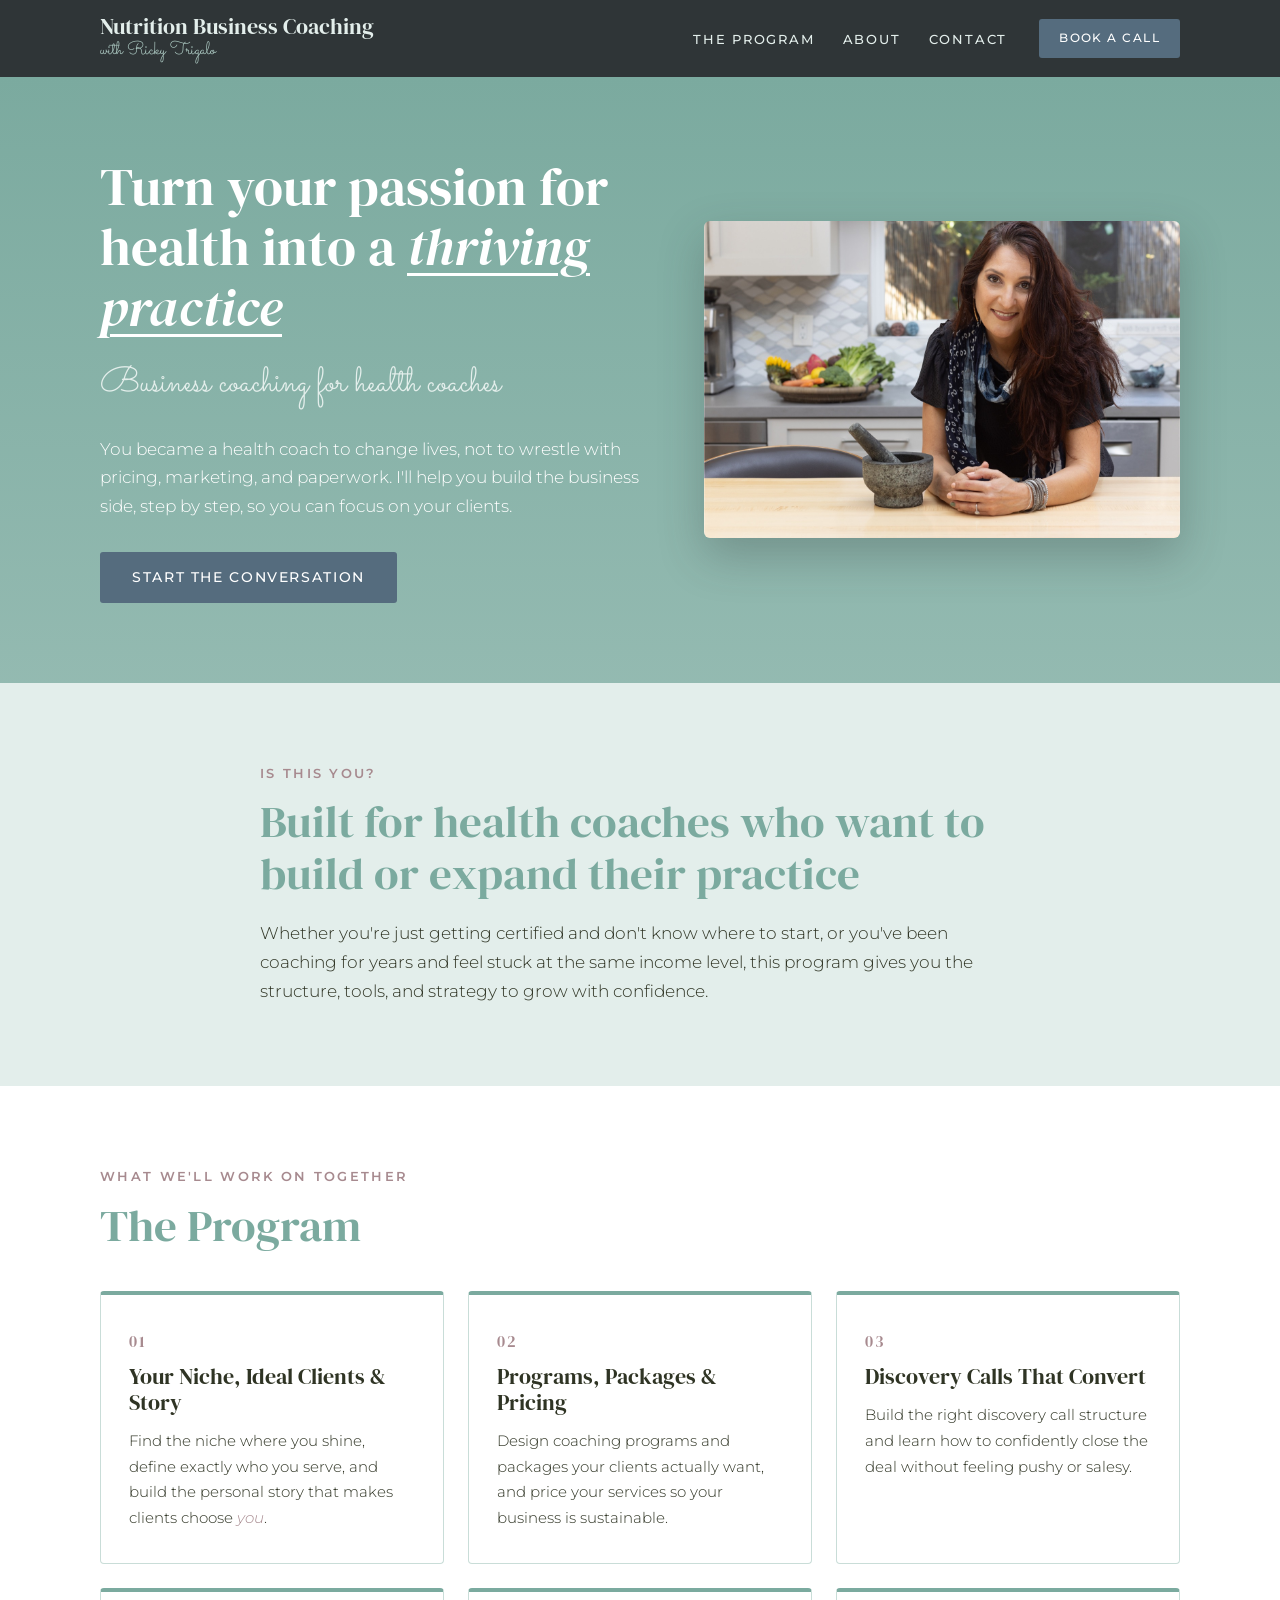
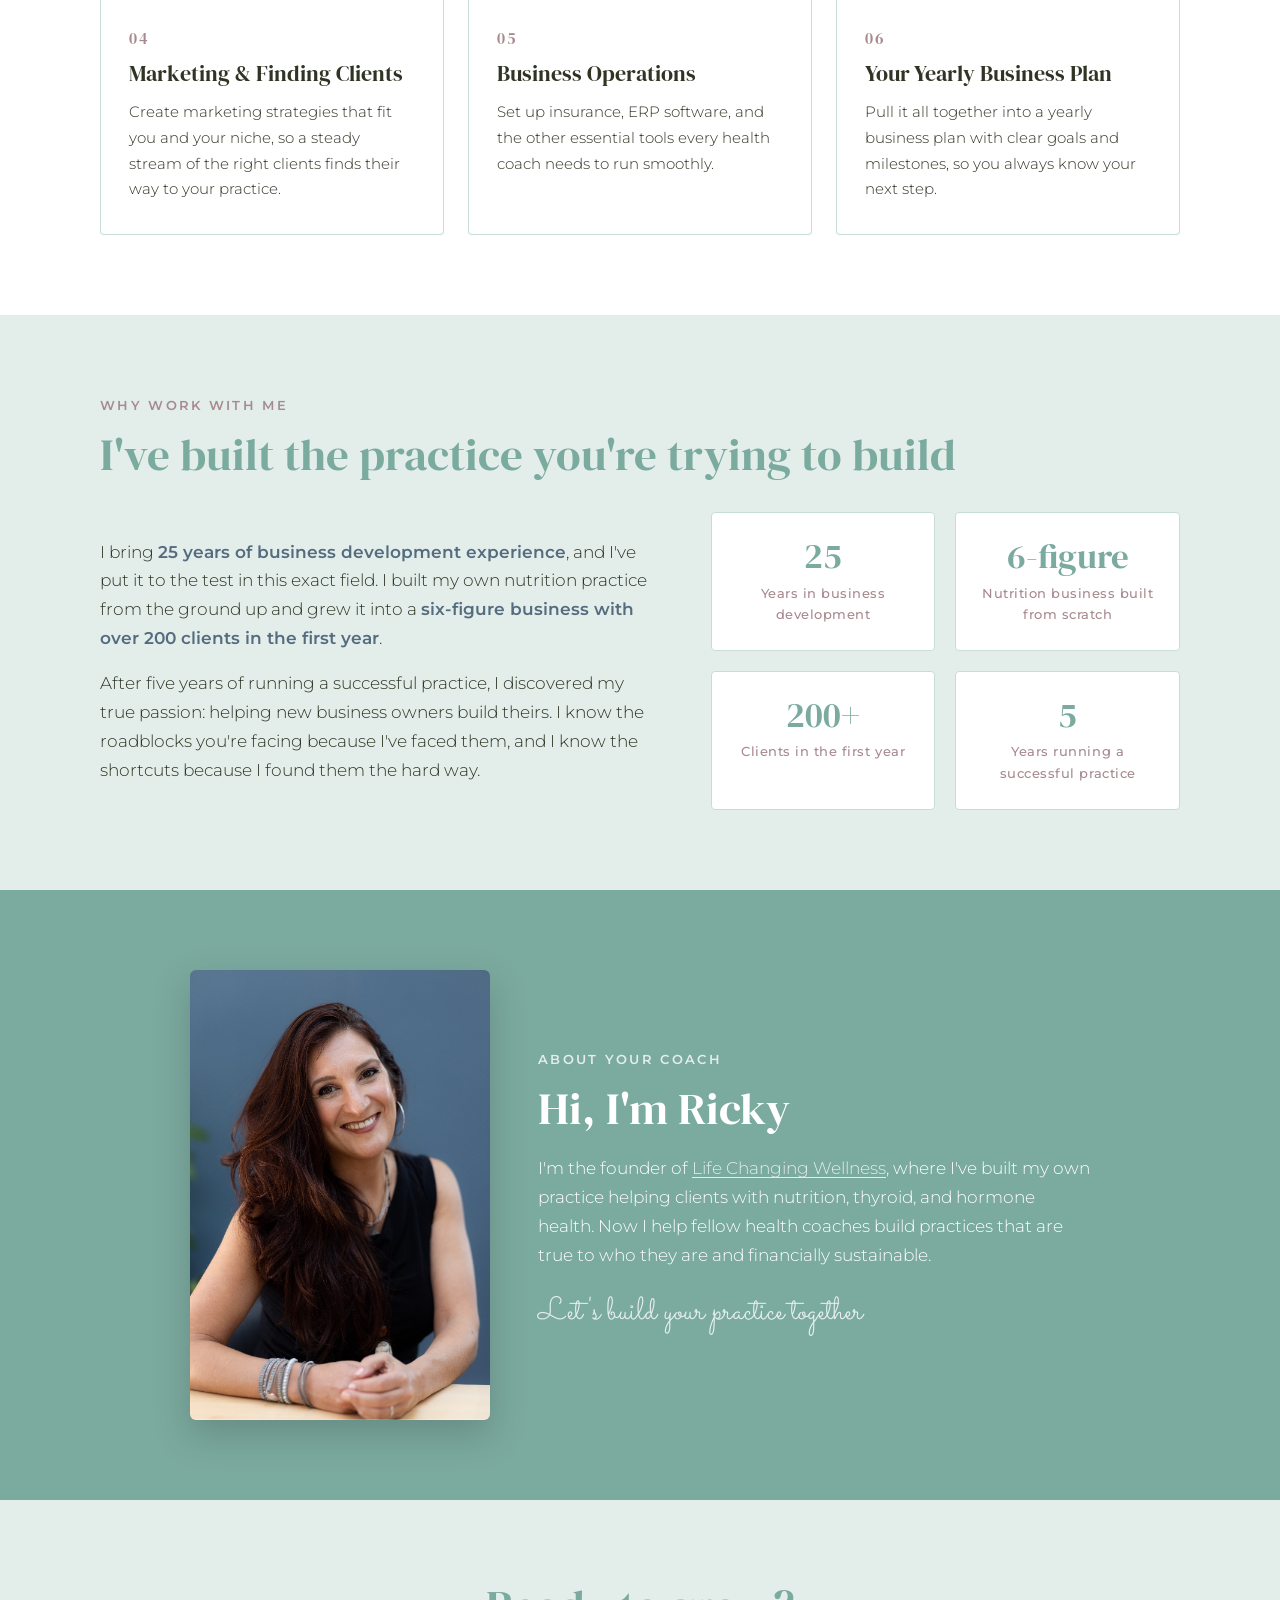
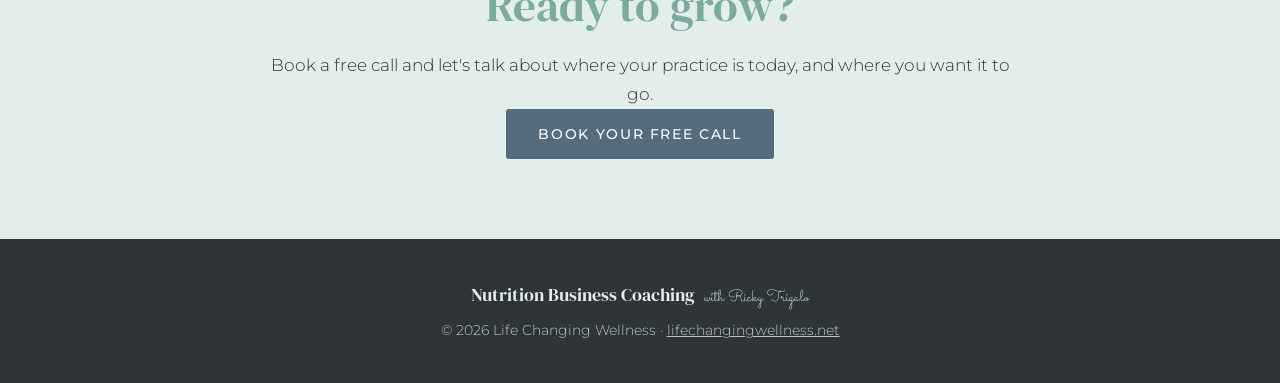
<file: landing-page.html>
<!DOCTYPE html>
<html lang="en">
<head>
  <meta charset="UTF-8">
  <meta name="viewport" content="width=device-width, initial-scale=1.0">
  <meta name="description" content="Build a thriving health coaching practice with business coaching from Ricky Trigalo, founder of a six-figure nutrition practice. Book a free call.">
  <title>Business Coaching for Health Coaches | Ricky Trigalo</title>
  <meta property="og:type" content="website">
  <meta property="og:title" content="Turn Your Passion for Health into a Thriving Practice">
  <meta property="og:description" content="Business coaching for health coaches. 25 years of business development experience, 200+ clients in year one. Book your free Practice Growth Call.">
  <meta property="og:image" content="https://rickytrigalo1973.github.io/NutritionBusinessCoaching/assets/ricky-kitchen.jpg">
  <link rel="preconnect" href="https://fonts.googleapis.com">
  <link rel="preconnect" href="https://fonts.gstatic.com" crossorigin>
  <link href="https://fonts.googleapis.com/css2?family=DM+Serif+Display:ital@0;1&family=Montserrat:wght@300;400;500;600&family=Sacramento&display=swap" rel="stylesheet">
  <link rel="stylesheet" href="css/styles.css">
</head>
<body>
  <header class="site-header">
    <nav class="nav">
      <a href="#" class="nav-logo">
        <span class="logo-name">Nutrition Business Coaching</span>
        <span class="logo-sub">with Ricky Trigalo</span>
      </a>
      <ul class="nav-links">
        <li><a href="#program">The Program</a></li>
        <li><a href="#about">About</a></li>
        <li><a href="#contact">Contact</a></li>
      </ul>
      <a href="https://l.bttr.to/ptM9N" target="_blank" rel="noopener" class="btn btn-nav">Book a Call</a>
    </nav>
  </header>

  <main>
    <!-- Hero -->
    <section class="hero">
      <div class="hero-inner hero-split">
        <div class="hero-copy">
          <h1>Turn your passion for health into a <em class="accent-underline">thriving practice</em></h1>
          <p class="hero-script">Business coaching for health coaches</p>
          <p class="hero-lead">You became a health coach to change lives, not to wrestle with pricing, marketing, and paperwork. I'll help you build the business side, step by step, so you can focus on your clients.</p>
          <a href="https://l.bttr.to/ptM9N" target="_blank" rel="noopener" class="btn btn-primary">Start the Conversation</a>
        </div>
        <div class="hero-photo">
          <img src="assets/ricky-kitchen.jpg" alt="Ricky Trigalo smiling at her kitchen counter with fresh vegetables">
        </div>
      </div>
    </section>

    <!-- Who it's for -->
    <section id="who" class="section section-light">
      <div class="section-inner narrow">
        <p class="eyebrow">Is this you?</p>
        <h2>Built for health coaches who want to build or expand their practice</h2>
        <p>Whether you're just getting certified and don't know where to start, or you've been coaching for years and feel stuck at the same income level, this program gives you the structure, tools, and strategy to grow with confidence.</p>
      </div>
    </section>

    <!-- Program pillars -->
    <section id="program" class="section">
      <div class="section-inner">
        <p class="eyebrow">What we'll work on together</p>
        <h2>The Program</h2>
        <div class="pillars">
          <article class="pillar">
            <span class="pillar-num">01</span>
            <h3>Your Niche, Ideal Clients &amp; Story</h3>
            <p>Find the niche where you shine, define exactly who you serve, and build the personal story that makes clients choose <em>you</em>.</p>
          </article>
          <article class="pillar">
            <span class="pillar-num">02</span>
            <h3>Programs, Packages &amp; Pricing</h3>
            <p>Design coaching programs and packages your clients actually want, and price your services so your business is sustainable.</p>
          </article>
          <article class="pillar">
            <span class="pillar-num">03</span>
            <h3>Discovery Calls That Convert</h3>
            <p>Build the right discovery call structure and learn how to confidently close the deal without feeling pushy or salesy.</p>
          </article>
          <article class="pillar">
            <span class="pillar-num">04</span>
            <h3>Marketing &amp; Finding Clients</h3>
            <p>Create marketing strategies that fit you and your niche, so a steady stream of the right clients finds their way to your practice.</p>
          </article>
          <article class="pillar">
            <span class="pillar-num">05</span>
            <h3>Business Operations</h3>
            <p>Set up insurance, ERP software, and the other essential tools every health coach needs to run smoothly.</p>
          </article>
          <article class="pillar">
            <span class="pillar-num">06</span>
            <h3>Your Yearly Business Plan</h3>
            <p>Pull it all together into a yearly business plan with clear goals and milestones, so you always know your next step.</p>
          </article>
        </div>
      </div>
    </section>

    <!-- Why me -->
    <section id="why" class="section section-light">
      <div class="section-inner">
        <p class="eyebrow">Why work with me</p>
        <h2>I've built the practice you're trying to build</h2>
        <div class="why-grid">
          <div class="why-text">
            <p>I bring <strong>25 years of business development experience</strong>, and I've put it to the test in this exact field. I built my own nutrition practice from the ground up and grew it into a <strong>six-figure business with over 200 clients in the first year</strong>.</p>
            <p>After five years of running a successful practice, I discovered my true passion: helping new business owners build theirs. I know the roadblocks you're facing because I've faced them, and I know the shortcuts because I found them the hard way.</p>
          </div>
          <div class="stats">
            <div class="stat">
              <span class="stat-value">25</span>
              <span class="stat-label">Years in business development</span>
            </div>
            <div class="stat">
              <span class="stat-value">6-figure</span>
              <span class="stat-label">Nutrition business built from scratch</span>
            </div>
            <div class="stat">
              <span class="stat-value">200+</span>
              <span class="stat-label">Clients in the first year</span>
            </div>
            <div class="stat">
              <span class="stat-value">5</span>
              <span class="stat-label">Years running a successful practice</span>
            </div>
          </div>
        </div>
      </div>
    </section>

    <!-- About -->
    <section id="about" class="section section-teal">
      <div class="section-inner about-grid">
        <img class="about-photo" src="assets/ricky-portrait.jpg" alt="Portrait of Ricky Trigalo">
        <div>
          <p class="eyebrow eyebrow-light">About your coach</p>
          <h2>Hi, I'm Ricky</h2>
          <p>I'm the founder of <a href="https://www.lifechangingwellness.net" class="link-light">Life Changing Wellness</a>, where I've built my own practice helping clients with nutrition, thyroid, and hormone health. Now I help fellow health coaches build practices that are true to who they are and financially sustainable.</p>
          <p class="about-script">Let's build your practice together</p>
        </div>
      </div>
    </section>

    <!-- CTA / Contact -->
    <section id="contact" class="section section-light">
      <div class="section-inner narrow center">
        <h2>Ready to grow?</h2>
        <p>Book a free call and let's talk about where your practice is today, and where you want it to go.</p>
        <a href="https://l.bttr.to/ptM9N" target="_blank" rel="noopener" class="btn btn-primary">Book Your Free Call</a>
      </div>
    </section>
  </main>

  <footer class="site-footer">
    <p class="footer-logo">Nutrition Business Coaching <span class="logo-sub">with Ricky Trigalo</span></p>
    <p>&copy; 2026 Life Changing Wellness &middot; <a href="https://www.lifechangingwellness.net">lifechangingwellness.net</a></p>
  </footer>

  <script src="js/main.js"></script>
</body>
</html>
</file>
<file: css/styles.css>
/* Brand system pulled from lifechangingwellness.net
   Headings: DM Serif Display · Body: Montserrat · Script accent: Sacramento
   (stand-in for the site's Haute Couture) */

:root {
  --teal: #7BAA9F;            /* primary sage teal */
  --teal-mid: #95BBB2;
  --teal-soft: #AFCCC5;
  --teal-line: #C9DDD8;
  --teal-pale: #E3EEEB;       /* pale section background */
  --mauve: #A78A8F;           /* dusty mauve accent */
  --mauve-pale: #DCD1D3;
  --slate: #556C7E;           /* button fill */
  --charcoal: #2F3537;        /* header/footer dark */
  --ink: #2F3424;
  --white: #FFFFFF;

  --font-serif: "DM Serif Display", Georgia, serif;
  --font-body: "Montserrat", -apple-system, "Segoe UI", sans-serif;
  --font-script: "Sacramento", cursive;

  --max-width: 1080px;
}

* {
  margin: 0;
  padding: 0;
  box-sizing: border-box;
}

body {
  font-family: var(--font-body);
  font-weight: 300;
  color: var(--ink);
  background: var(--white);
  line-height: 1.7;
  font-size: 17px;
}

h1, h2, h3 {
  font-family: var(--font-serif);
  font-weight: 400;
  line-height: 1.15;
}

/* ---------- Header ---------- */

.site-header {
  background: var(--charcoal);
  padding: 0.9rem 1.25rem;
}

.nav {
  max-width: var(--max-width);
  margin: 0 auto;
  display: flex;
  align-items: center;
  gap: 2rem;
  flex-wrap: wrap;
}

.nav-logo {
  text-decoration: none;
  color: var(--teal-pale);
  display: flex;
  flex-direction: column;
  line-height: 1.2;
}

.logo-name {
  font-family: var(--font-serif);
  font-size: 1.35rem;
}

.logo-sub {
  font-family: var(--font-script);
  font-size: 1.15rem;
  color: var(--teal-soft);
}

.nav-links {
  display: flex;
  gap: 1.75rem;
  list-style: none;
  margin-left: auto;
}

.nav-links a {
  color: var(--teal-pale);
  text-decoration: none;
  font-size: 0.8rem;
  font-weight: 500;
  letter-spacing: 0.14em;
  text-transform: uppercase;
}

.nav-links a:hover {
  color: var(--teal-soft);
}

/* ---------- Buttons ---------- */

.btn {
  display: inline-block;
  font-family: var(--font-body);
  font-weight: 500;
  font-size: 0.85rem;
  letter-spacing: 0.12em;
  text-transform: uppercase;
  text-decoration: none;
  padding: 0.85rem 2rem;
  border-radius: 3px;
  transition: background 0.2s ease;
}

.btn-primary {
  background: var(--slate);
  color: var(--white);
}

.btn-primary:hover {
  background: var(--mauve);
}

.btn-nav {
  background: var(--slate);
  color: var(--white);
  padding: 0.6rem 1.25rem;
  font-size: 0.75rem;
}

.btn-nav:hover {
  background: var(--mauve);
}

/* ---------- Hero ---------- */

.hero {
  background: linear-gradient(rgba(123, 170, 159, 0.94), rgba(149, 187, 178, 0.94)),
              var(--teal);
  color: var(--white);
  padding: 5rem 1.25rem;
}

.hero-inner {
  max-width: var(--max-width);
  margin: 0 auto;
}

.hero-split {
  display: grid;
  grid-template-columns: 1.15fr 1fr;
  gap: 3.5rem;
  align-items: center;
}

.hero-photo img {
  display: block;
  width: 100%;
  height: auto;
  border-radius: 6px;
  box-shadow: 0 18px 45px rgba(47, 53, 55, 0.28);
}

.hero h1 {
  font-size: clamp(2.2rem, 4.5vw, 3.3rem);
  margin-bottom: 1rem;
}

.accent-underline {
  font-style: italic;
  text-decoration: underline;
  text-decoration-thickness: 3px;
  text-underline-offset: 8px;
}

.hero-script {
  font-family: var(--font-script);
  font-size: clamp(1.6rem, 3vw, 2.2rem);
  color: var(--teal-pale);
  margin-bottom: 1.25rem;
}

.hero-lead {
  max-width: 620px;
  margin-bottom: 2rem;
  font-size: 1.05rem;
}

/* ---------- Sections ---------- */

.section {
  padding: 5rem 1.25rem;
}

.section-inner {
  max-width: var(--max-width);
  margin: 0 auto;
}

.section-inner.narrow {
  max-width: 760px;
}

.section-inner.center {
  text-align: center;
}

.section-light {
  background: var(--teal-pale);
}

.section h2 {
  font-size: clamp(2rem, 4vw, 2.8rem);
  color: var(--teal);
  margin-bottom: 1.25rem;
}

.section p + p {
  margin-top: 1rem;
}

.eyebrow {
  font-size: 0.8rem;
  font-weight: 600;
  letter-spacing: 0.18em;
  text-transform: uppercase;
  color: var(--mauve);
  margin-bottom: 0.75rem;
}

.eyebrow-light {
  color: var(--teal-pale);
}

/* ---------- Program pillars ---------- */

.pillars {
  display: grid;
  grid-template-columns: repeat(auto-fit, minmax(300px, 1fr));
  gap: 1.5rem;
  margin-top: 2.5rem;
}

.pillar {
  background: var(--white);
  border: 1px solid var(--teal-line);
  border-top: 4px solid var(--teal);
  border-radius: 4px;
  padding: 2rem 1.75rem;
}

.pillar-num {
  font-family: var(--font-serif);
  font-size: 1rem;
  color: var(--mauve);
  letter-spacing: 0.1em;
}

.pillar h3 {
  font-size: 1.4rem;
  color: var(--ink);
  margin: 0.5rem 0 0.75rem;
}

.pillar p {
  font-size: 0.95rem;
}

.pillar em {
  color: var(--mauve);
}

/* ---------- Why me ---------- */

.why-grid {
  display: grid;
  grid-template-columns: 1.2fr 1fr;
  gap: 3rem;
  align-items: center;
  margin-top: 2rem;
}

.why-text strong {
  font-weight: 600;
  color: var(--slate);
}

.stats {
  display: grid;
  grid-template-columns: 1fr 1fr;
  gap: 1.25rem;
}

.stat {
  background: var(--white);
  border: 1px solid var(--teal-line);
  border-radius: 4px;
  padding: 1.5rem 1.25rem;
  text-align: center;
}

.stat-value {
  display: block;
  font-family: var(--font-serif);
  font-size: 2.2rem;
  color: var(--teal);
  line-height: 1.1;
}

.stat-label {
  display: block;
  font-size: 0.8rem;
  font-weight: 500;
  letter-spacing: 0.04em;
  color: var(--mauve);
  margin-top: 0.4rem;
}

@media (max-width: 860px) {
  .why-grid {
    grid-template-columns: 1fr;
    gap: 2rem;
  }
}

/* ---------- About (teal band) ---------- */

.section-teal {
  background: var(--teal);
  color: var(--white);
}

.section-teal h2 {
  color: var(--white);
}

.link-light {
  color: var(--teal-pale);
  text-decoration: underline;
  text-underline-offset: 3px;
}

.link-light:hover {
  color: var(--white);
}

.about-script {
  font-family: var(--font-script);
  font-size: 2rem;
  color: var(--teal-pale);
  margin-top: 1.5rem;
}

.about-grid {
  display: grid;
  grid-template-columns: 300px 1fr;
  gap: 3rem;
  align-items: center;
  max-width: 900px;
}

.about-photo {
  width: 100%;
  height: auto;
  border-radius: 6px;
  box-shadow: 0 14px 35px rgba(47, 53, 55, 0.25);
}

/* ---------- Footer ---------- */

.site-footer {
  background: var(--charcoal);
  color: var(--teal-soft);
  text-align: center;
  padding: 2.5rem 1.25rem;
  font-size: 0.85rem;
}

.footer-logo {
  font-family: var(--font-serif);
  font-size: 1.15rem;
  color: var(--teal-pale);
  margin-bottom: 0.5rem;
}

.footer-logo .logo-sub {
  font-size: 1rem;
  margin-left: 0.35rem;
}

.site-footer a {
  color: var(--teal-soft);
}

/* ---------- Responsive ---------- */

@media (max-width: 860px) {
  .hero-split {
    grid-template-columns: 1fr;
    gap: 2.5rem;
    text-align: center;
  }

  .hero-lead {
    margin-left: auto;
    margin-right: auto;
  }

  .hero-photo {
    max-width: 480px;
    margin: 0 auto;
    width: 100%;
  }

  .about-grid {
    grid-template-columns: 1fr;
  }

  .about-photo {
    max-width: 300px;
  }
}

@media (max-width: 720px) {
  .nav {
    justify-content: center;
    text-align: center;
  }

  .nav-links {
    margin-left: 0;
  }

  .hero {
    padding: 4.5rem 1.25rem;
  }

  .section {
    padding: 3.5rem 1.25rem;
  }
}
</file>
